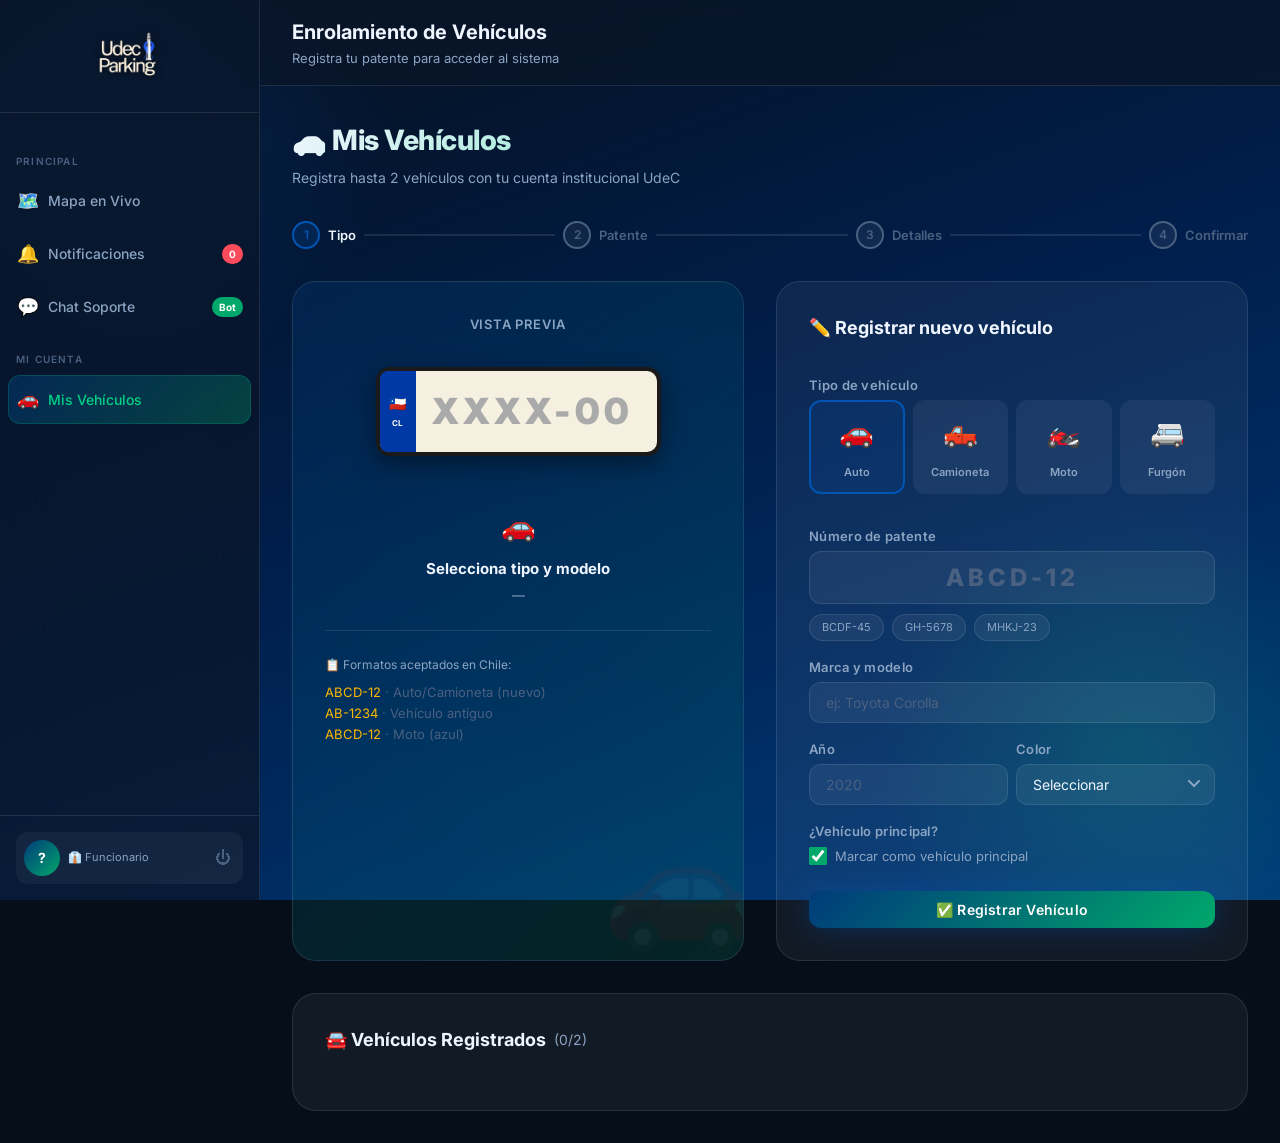
<file: enrolamiento.html>
<!DOCTYPE html>
<html lang="es">
<head>
  <meta charset="UTF-8" />
  <meta name="viewport" content="width=device-width, initial-scale=1.0" />
  <title>UdeC ParkApp — Mis Vehículos</title>
  <meta name="description" content="Registra tu vehículo con patente para el sistema de estacionamientos UdeC." />
  <link href="https://fonts.googleapis.com/css2?family=Inter:wght@300;400;500;600;700;800;900&display=swap" rel="stylesheet" />
  <link rel="stylesheet" href="css/main.css" />
  <style>
    .enrol-grid {
      display: grid;
      grid-template-columns: 1fr 1fr;
      gap: var(--space-xl);
      max-width: 1100px;
    }

    /* ── Plate Preview ── */
    .plate-preview-card {
      background: var(--gradient-card);
      border: 1px solid var(--glass-border);
      border-radius: var(--radius-xl);
      padding: var(--space-xl);
      text-align: center;
      position: relative;
      overflow: hidden;
    }

    .plate-preview-card::before {
      content: '🚗';
      position: absolute;
      font-size: 120px;
      opacity: 0.06;
      bottom: -20px;
      right: -10px;
    }

    .plate-display {
      display: inline-block;
      background: #F5F0E0;
      border: 4px solid #1A1A1A;
      border-radius: 14px;
      padding: 12px 24px;
      margin: var(--space-lg) auto;
      position: relative;
      box-shadow: 0 8px 24px rgba(0,0,0,0.4);
      min-width: 220px;
    }

    .plate-country-strip {
      position: absolute;
      left: 0; top: 0; bottom: 0;
      width: 36px;
      background: #0039A6;
      border-radius: 8px 0 0 8px;
      display: flex;
      flex-direction: column;
      align-items: center;
      justify-content: center;
      gap: 2px;
    }

    .plate-flag { font-size: 14px; }
    .plate-code { font-size: 8px; font-weight: 700; color: white; letter-spacing: 0.5px; }

    .plate-number {
      font-family: 'Inter', monospace;
      font-size: 36px;
      font-weight: 900;
      color: #1A1A1A;
      letter-spacing: 4px;
      text-transform: uppercase;
      margin-left: 28px;
      min-height: 46px;
      display: flex;
      align-items: center;
      justify-content: center;
    }

    .plate-number.empty { color: #AAAAAA; }

    /* ── Form Card ── */
    .form-card {
      background: var(--bg-card);
      border: 1px solid var(--glass-border);
      border-radius: var(--radius-xl);
      padding: var(--space-xl);
    }

    .form-card-title {
      font-size: 18px;
      font-weight: 700;
      margin-bottom: var(--space-xl);
      display: flex;
      align-items: center;
      gap: var(--space-sm);
    }

    /* ── Vehicle Type Selector ── */
    .vehicle-type-grid {
      display: grid;
      grid-template-columns: repeat(4, 1fr);
      gap: var(--space-sm);
      margin-bottom: var(--space-md);
    }

    .vehicle-type-btn {
      background: var(--bg-input);
      border: 2px solid transparent;
      border-radius: var(--radius-md);
      padding: var(--space-sm);
      text-align: center;
      cursor: pointer;
      transition: all var(--transition-fast);
    }

    .vehicle-type-btn:hover { border-color: var(--glass-border); background: var(--bg-card-hover); }

    .vehicle-type-btn.selected {
      border-color: var(--udec-blue-light);
      background: rgba(0,85,179,0.15);
    }

    .vehicle-type-emoji { font-size: 28px; display: block; margin-bottom: 4px; }
    .vehicle-type-label { font-size: 11px; font-weight: 600; color: var(--text-secondary); }

    /* ── Plate Input Special ── */
    .plate-input {
      font-family: 'Inter', monospace;
      font-size: 24px;
      font-weight: 800;
      letter-spacing: 4px;
      text-transform: uppercase;
      text-align: center;
    }

    .plate-format-hint {
      display: flex;
      gap: var(--space-sm);
      flex-wrap: wrap;
    }

    .plate-format-chip {
      background: var(--bg-input);
      border: 1px solid var(--glass-border);
      border-radius: var(--radius-full);
      padding: 4px 12px;
      font-size: 11px;
      color: var(--text-secondary);
      cursor: pointer;
      transition: all var(--transition-fast);
    }

    .plate-format-chip:hover { background: rgba(0,85,179,0.2); color: var(--text-primary); border-color: var(--udec-blue-light); }

    /* ── Vehicles List ── */
    .vehicles-list-card {
      background: var(--bg-card);
      border: 1px solid var(--glass-border);
      border-radius: var(--radius-xl);
      padding: var(--space-xl);
      grid-column: 1 / -1;
    }

    .vehicles-list-title {
      font-size: 18px;
      font-weight: 700;
      margin-bottom: var(--space-lg);
      display: flex;
      align-items: center;
      gap: var(--space-sm);
    }

    .vehicle-item {
      display: flex;
      align-items: center;
      gap: var(--space-md);
      padding: var(--space-md);
      background: var(--bg-input);
      border: 1px solid var(--glass-border);
      border-radius: var(--radius-lg);
      margin-bottom: var(--space-sm);
      transition: all var(--transition-fast);
    }

    .vehicle-item:hover { background: var(--bg-card-hover); border-color: rgba(255,255,255,0.15); }

    .vehicle-item-emoji { font-size: 28px; }

    .vehicle-item-plate {
      font-family: monospace;
      font-size: 18px;
      font-weight: 900;
      letter-spacing: 3px;
      background: #F5F0E0;
      color: #1A1A1A;
      padding: 4px 12px;
      border-radius: 8px;
      border: 2px solid #1A1A1A;
    }

    .vehicle-item-info { flex: 1; }
    .vehicle-item-name { font-size: 14px; font-weight: 600; }
    .vehicle-item-sub  { font-size: 12px; color: var(--text-secondary); }

    .vehicle-item-actions { display: flex; gap: 8px; }

    .vehicle-delete-btn {
      background: rgba(255,75,92,0.1);
      border: 1px solid rgba(255,75,92,0.25);
      border-radius: var(--radius-sm);
      padding: 6px 10px;
      color: var(--status-full);
      cursor: pointer;
      font-size: 14px;
      transition: all var(--transition-fast);
    }

    .vehicle-delete-btn:hover { background: rgba(255,75,92,0.25); }

    .vehicle-primary-badge {
      background: rgba(0,168,107,0.15);
      border: 1px solid rgba(0,168,107,0.3);
      border-radius: var(--radius-full);
      padding: 3px 10px;
      font-size: 10px;
      font-weight: 700;
      color: var(--udec-green-light);
      text-transform: uppercase;
      letter-spacing: 0.5px;
    }

    .empty-vehicles {
      text-align: center;
      padding: var(--space-2xl);
      color: var(--text-muted);
    }

    .empty-vehicles-icon { font-size: 48px; margin-bottom: var(--space-md); }
    .empty-vehicles-text { font-size: 15px; font-weight: 600; margin-bottom: var(--space-xs); color: var(--text-secondary); }
    .empty-vehicles-sub  { font-size: 13px; }

    /* ── Step Indicator ── */
    .steps {
      display: flex;
      align-items: center;
      gap: 0;
      margin-bottom: var(--space-xl);
    }

    .step {
      display: flex;
      align-items: center;
      gap: 8px;
      font-size: 13px;
      font-weight: 600;
      color: var(--text-muted);
    }

    .step.active { color: var(--text-primary); }
    .step.done { color: var(--udec-green-light); }

    .step-num {
      width: 28px; height: 28px;
      border-radius: 50%;
      background: var(--bg-input);
      border: 2px solid var(--text-muted);
      display: flex;
      align-items: center;
      justify-content: center;
      font-size: 12px;
      flex-shrink: 0;
      transition: all var(--transition-base);
    }

    .step.active .step-num { border-color: var(--udec-blue-light); background: rgba(0,85,179,0.2); color: var(--udec-blue-light); }
    .step.done .step-num   { border-color: var(--udec-green); background: rgba(0,168,107,0.2); color: var(--udec-green-light); }

    .step-line {
      flex: 1;
      height: 2px;
      background: var(--glass-border);
      margin: 0 8px;
    }

    /* ── Responsive ── */
    @media (max-width: 900px) {
      .enrol-grid { grid-template-columns: 1fr; }
      .vehicles-list-card { grid-column: 1; }
    }

    @media (max-width: 600px) {
      .vehicle-type-grid { grid-template-columns: repeat(2, 1fr); }
    }
  </style>
</head>
<body>
  <div class="bg-animated"></div>

  <div class="app-layout">
    <!-- Sidebar -->
    <nav class="sidebar" id="sidebar">
      <div class="sidebar-logo">
        <img src="assets/logo_transparent.png" alt="Udec Parking Logo" style="height: 48px; width: 100%; object-fit: contain; filter: drop-shadow(0 2px 4px rgba(0,0,0,0.5));">
      </div>
      <nav class="sidebar-nav">
        <div class="nav-section-title">Principal</div>
        <a class="nav-item" href="dashboard.html"><span class="nav-icon">🗺️</span> Mapa en Vivo</a>
        <a class="nav-item" href="notificaciones.html"><span class="nav-icon">🔔</span> Notificaciones <span class="nav-badge" id="notifBadge">0</span></a>
        <a class="nav-item" href="chat.html"><span class="nav-icon">💬</span> Chat Soporte <span class="nav-badge green">Bot</span></a>
        <div class="nav-section-title">Mi Cuenta</div>
        <a class="nav-item active" href="enrolamiento.html"><span class="nav-icon">🚗</span> Mis Vehículos</a>
      </nav>
      <div class="sidebar-footer">
        <div class="user-card" onclick="handleLogout()">
          <div class="user-avatar" id="userAvatar">?</div>
          <div class="user-info">
            <div class="user-name" id="userName">Cargando...</div>
            <div class="user-role" id="userRole">—</div>
          </div>
          <span class="user-logout">⏻</span>
        </div>
      </div>
    </nav>

    <div class="main-content">
      <header class="topbar">
        <button class="hamburger" onclick="toggleSidebar()">☰</button>
        <div>
          <div class="topbar-title">Enrolamiento de Vehículos</div>
          <div class="topbar-subtitle">Registra tu patente para acceder al sistema</div>
        </div>
      </header>

      <div class="page-content">
        <div class="page-header">
          <h1 class="page-title">🚗 Mis Vehículos</h1>
          <p class="page-description">Registra hasta 2 vehículos con tu cuenta institucional UdeC</p>
        </div>

        <!-- Step Indicator -->
        <div class="steps" id="stepIndicator">
          <div class="step active" id="step1">
            <div class="step-num">1</div>
            <span>Tipo</span>
          </div>
          <div class="step-line"></div>
          <div class="step" id="step2">
            <div class="step-num">2</div>
            <span>Patente</span>
          </div>
          <div class="step-line"></div>
          <div class="step" id="step3">
            <div class="step-num">3</div>
            <span>Detalles</span>
          </div>
          <div class="step-line"></div>
          <div class="step" id="step4">
            <div class="step-num">4</div>
            <span>Confirmar</span>
          </div>
        </div>

        <div class="enrol-grid">

          <!-- LEFT: Preview -->
          <div class="plate-preview-card">
            <div style="font-size:13px;font-weight:600;color:var(--text-secondary);margin-bottom:var(--space-sm);text-transform:uppercase;letter-spacing:0.8px;">Vista previa</div>
            <div class="plate-display" id="plateDisplay">
              <div class="plate-country-strip">
                <span class="plate-flag">🇨🇱</span>
                <span class="plate-code">CL</span>
              </div>
              <div class="plate-number empty" id="platePreview">XXXX-00</div>
            </div>

            <div style="margin-top:var(--space-lg);">
              <div style="font-size:28px;" id="previewEmoji">🚗</div>
              <div style="font-size:15px;font-weight:700;margin-top:8px;" id="previewModel">Selecciona tipo y modelo</div>
              <div style="font-size:13px;color:var(--text-secondary);margin-top:4px;" id="previewColor">—</div>
            </div>

            <hr class="divider" />

            <div style="text-align:left;">
              <div style="font-size:12px;color:var(--text-secondary);margin-bottom:8px;">📋 Formatos aceptados en Chile:</div>
              <div style="font-size:13px;color:var(--text-muted);">
                <span style="color:var(--udec-gold)">ABCD-12</span> · Auto/Camioneta (nuevo)<br>
                <span style="color:var(--udec-gold)">AB-1234</span> · Vehículo antiguo<br>
                <span style="color:var(--udec-gold)">ABCD-12</span> · Moto (azul)
              </div>
            </div>
          </div>

          <!-- RIGHT: Form -->
          <div class="form-card">
            <div class="form-card-title">✏️ Registrar nuevo vehículo</div>

            <form id="enrollForm" onsubmit="handleEnroll(event)">

              <!-- Step 1: Type -->
              <div class="form-group">
                <label class="form-label">Tipo de vehículo</label>
                <div class="vehicle-type-grid">
                  <div class="vehicle-type-btn selected" onclick="selectVehicleType('auto', '🚗', this)" id="vtype-auto">
                    <span class="vehicle-type-emoji">🚗</span>
                    <span class="vehicle-type-label">Auto</span>
                  </div>
                  <div class="vehicle-type-btn" onclick="selectVehicleType('camioneta', '🛻', this)" id="vtype-camioneta">
                    <span class="vehicle-type-emoji">🛻</span>
                    <span class="vehicle-type-label">Camioneta</span>
                  </div>
                  <div class="vehicle-type-btn" onclick="selectVehicleType('moto', '🏍️', this)" id="vtype-moto">
                    <span class="vehicle-type-emoji">🏍️</span>
                    <span class="vehicle-type-label">Moto</span>
                  </div>
                  <div class="vehicle-type-btn" onclick="selectVehicleType('furgon', '🚐', this)" id="vtype-furgon">
                    <span class="vehicle-type-emoji">🚐</span>
                    <span class="vehicle-type-label">Furgón</span>
                  </div>
                </div>
              </div>

              <!-- Step 2: Plate -->
              <div class="form-group">
                <label class="form-label" for="plateInput">Número de patente</label>
                <input
                  type="text"
                  id="plateInput"
                  class="form-input plate-input"
                  placeholder="ABCD-12"
                  maxlength="8"
                  oninput="updatePlatePreview(this.value)"
                  required
                />
                <div class="plate-format-hint" style="margin-top:6px;">
                  <span class="plate-format-chip" onclick="setPlateExample('BCDF-45')">BCDF-45</span>
                  <span class="plate-format-chip" onclick="setPlateExample('GH-5678')">GH-5678</span>
                  <span class="plate-format-chip" onclick="setPlateExample('MHKJ-23')">MHKJ-23</span>
                </div>
                <span class="form-error" id="plateError" style="display:none;">⚠️ <span id="plateErrorMsg">Formato inválido</span></span>
              </div>

              <!-- Step 3: Details -->
              <div class="form-group">
                <label class="form-label" for="modelInput">Marca y modelo</label>
                <input type="text" id="modelInput" class="form-input" placeholder="ej: Toyota Corolla" oninput="updatePreviewModel(this.value)" />
              </div>

              <div style="display:grid;grid-template-columns:1fr 1fr;gap:var(--space-sm);">
                <div class="form-group">
                  <label class="form-label" for="yearInput">Año</label>
                  <input type="number" id="yearInput" class="form-input" placeholder="2020" min="1990" max="2026" />
                </div>
                <div class="form-group">
                  <label class="form-label" for="colorInput">Color</label>
                  <select id="colorInput" class="form-select form-input" onchange="updatePreviewColor(this.value)">
                    <option value="">Seleccionar</option>
                    <option>Blanco</option>
                    <option>Negro</option>
                    <option>Gris</option>
                    <option>Plata</option>
                    <option>Rojo</option>
                    <option>Azul</option>
                    <option>Verde</option>
                    <option>Amarillo</option>
                    <option>Café</option>
                    <option>Otro</option>
                  </select>
                </div>
              </div>

              <div class="form-group">
                <label class="form-label">¿Vehículo principal?</label>
                <div style="display:flex;align-items:center;gap:8px;">
                  <input type="checkbox" id="isPrimary" style="accent-color:var(--udec-green);width:18px;height:18px;cursor:pointer;" checked />
                  <label for="isPrimary" style="font-size:13px;color:var(--text-secondary);cursor:pointer;">Marcar como vehículo principal</label>
                </div>
              </div>

              <button type="submit" class="btn btn-primary btn-full" style="margin-top:var(--space-sm);" id="enrollBtn">
                ✅ Registrar Vehículo
              </button>
            </form>
          </div>

          <!-- VEHICLES LIST -->
          <div class="vehicles-list-card">
            <div class="vehicles-list-title">🚘 Vehículos Registrados <span id="vehicleCount" style="font-size:14px;color:var(--text-secondary);font-weight:400;">(0/2)</span></div>
            <div id="vehicleList"></div>
          </div>
        </div>
      </div>
    </div>
  </div>

  <div class="toast-container" id="toastContainer"></div>

  <script src="js/auth.js"></script>
  <script>
    const session = AuthModule.requireAuth();
    let vehicles = [];
    let currentVehicleType = 'auto';
    let currentEmoji = '🚗';

    if (session) {
      document.getElementById('userName').textContent = session.name;
      document.getElementById('userRole').textContent = session.role === 'student' ? '🎓 Estudiante' : '👔 Funcionario';
      document.getElementById('userAvatar').textContent = session.initials || session.name[0];
      vehicles = session.vehicles || [];
      renderVehicleList();
      const notifCount = parseInt(localStorage.getItem('udec_notif_count') || '3');
      document.getElementById('notifBadge').textContent = notifCount;
      if (notifCount === 0) document.getElementById('notifBadge').style.display = 'none';
    }

    function selectVehicleType(type, emoji, el) {
      currentVehicleType = type;
      currentEmoji = emoji;
      document.querySelectorAll('.vehicle-type-btn').forEach(b => b.classList.remove('selected'));
      el.classList.add('selected');
      document.getElementById('previewEmoji').textContent = emoji;
      updateStep(2);
    }

    function updatePlatePreview(raw) {
      const val = raw.toUpperCase().replace(/[^A-Z0-9-]/g, '');
      document.getElementById('plateInput').value = val;
      const display = document.getElementById('platePreview');

      if (val.length > 0) {
        display.textContent = val || 'XXXX-00';
        display.classList.remove('empty');
      } else {
        display.textContent = 'XXXX-00';
        display.classList.add('empty');
      }

      if (val.length >= 6) updateStep(3);
    }

    function setPlateExample(example) {
      document.getElementById('plateInput').value = example;
      updatePlatePreview(example);
    }

    function updatePreviewModel(val) {
      document.getElementById('previewModel').textContent = val || 'Sin especificar';
      if (val.length > 2) updateStep(4);
    }

    function updatePreviewColor(val) {
      document.getElementById('previewColor').textContent = val ? `Color: ${val}` : '—';
    }

    function updateStep(n) {
      for (let i = 1; i <= 4; i++) {
        const el = document.getElementById(`step${i}`);
        if (i < n) { el.className = 'step done'; el.querySelector('.step-num').textContent = '✓'; }
        else if (i === n) { el.className = 'step active'; el.querySelector('.step-num').textContent = i; }
        else { el.className = 'step'; el.querySelector('.step-num').textContent = i; }
      }
    }

    function validatePlate(plate) {
      // Chilean plate formats: ABCD-12 (4 letters + 2 numbers) or AB-1234 (2 letters + 4 numbers)
      const patterns = [
        /^[A-Z]{4}-[0-9]{2}$/, // New format ABCD-12
        /^[A-Z]{2}-[0-9]{4}$/, // Old format AB-1234
        /^[A-Z]{4}[0-9]{2}$/,  // Without dash
      ];
      return patterns.some(p => p.test(plate.toUpperCase()));
    }

    function handleEnroll(e) {
      e.preventDefault();
      const plate = document.getElementById('plateInput').value.trim().toUpperCase();
      const model = document.getElementById('modelInput').value.trim();
      const year  = document.getElementById('yearInput').value;
      const color = document.getElementById('colorInput').value;
      const isPrimary = document.getElementById('isPrimary').checked;

      // Validate
      document.getElementById('plateError').style.display = 'none';
      document.getElementById('plateInput').classList.remove('error');

      if (!validatePlate(plate)) {
        document.getElementById('plateError').style.display = 'flex';
        document.getElementById('plateErrorMsg').textContent = 'Formato de patente inválido. Usa: ABCD-12 o AB-1234';
        document.getElementById('plateInput').classList.add('error');
        return;
      }

      if (vehicles.find(v => v.plate === plate)) {
        document.getElementById('plateError').style.display = 'flex';
        document.getElementById('plateErrorMsg').textContent = 'Esta patente ya está registrada';
        document.getElementById('plateInput').classList.add('error');
        showToast('error', '❌ Duplicado', 'Esta patente ya está en tu lista');
        return;
      }

      if (vehicles.length >= 2) {
        showToast('warning', '⚠️ Límite alcanzado', 'Solo puedes registrar hasta 2 vehículos. Elimina uno primero.');
        return;
      }

      const btn = document.getElementById('enrollBtn');
      btn.classList.add('btn-loading');
      btn.disabled = true;

      setTimeout(() => {
        const newVehicle = {
          plate,
          type: currentVehicleType,
          emoji: currentEmoji,
          model: model || 'Sin especificar',
          year: year || '—',
          color: color || 'Sin especificar',
          primary: isPrimary || vehicles.length === 0,
          registeredAt: new Date().toISOString()
        };

        // If marking as primary, unmark others
        if (isPrimary) vehicles.forEach(v => v.primary = false);

        vehicles.push(newVehicle);
        AuthModule.updateVehicles(vehicles);
        renderVehicleList();

        btn.classList.remove('btn-loading');
        btn.disabled = false;

        // Reset form
        document.getElementById('enrollForm').reset();
        document.getElementById('platePreview').textContent = 'XXXX-00';
        document.getElementById('platePreview').classList.add('empty');
        document.getElementById('previewModel').textContent = 'Selecciona tipo y modelo';
        document.getElementById('previewColor').textContent = '—';
        document.getElementById('previewEmoji').textContent = '🚗';
        updateStep(1);

        showToast('success', '✅ Vehículo registrado', `Patente ${plate} añadida correctamente`);
      }, 1000);
    }

    function renderVehicleList() {
      const container = document.getElementById('vehicleList');
      document.getElementById('vehicleCount').textContent = `(${vehicles.length}/2)`;

      if (vehicles.length === 0) {
        container.innerHTML = `
          <div class="empty-vehicles">
            <div class="empty-vehicles-icon">🚙</div>
            <div class="empty-vehicles-text">Aún no tienes vehículos registrados</div>
            <div class="empty-vehicles-sub">Registra tu patente para aparecer en el sistema de acceso</div>
          </div>`;
        return;
      }

      container.innerHTML = vehicles.map((v, i) => `
        <div class="vehicle-item" id="vi-${i}">
          <span class="vehicle-item-emoji">${v.emoji || '🚗'}</span>
          <div class="vehicle-item-plate">${v.plate}</div>
          <div class="vehicle-item-info">
            <div class="vehicle-item-name">${v.model}</div>
            <div class="vehicle-item-sub">${v.type} · ${v.color} · ${v.year}</div>
          </div>
          ${v.primary ? '<span class="vehicle-primary-badge">Principal</span>' : ''}
          <div class="vehicle-item-actions">
            ${!v.primary ? `<button class="btn btn-ghost btn-sm" onclick="setPrimary(${i})" title="Marcar como principal">⭐</button>` : ''}
            <button class="vehicle-delete-btn" onclick="deleteVehicle(${i})" title="Eliminar vehículo">🗑️</button>
          </div>
        </div>
      `).join('');
    }

    function deleteVehicle(index) {
      if (!confirm(`¿Eliminar el vehículo con patente ${vehicles[index].plate}?`)) return;
      vehicles.splice(index, 1);
      if (vehicles.length > 0 && !vehicles.find(v => v.primary)) {
        vehicles[0].primary = true;
      }
      AuthModule.updateVehicles(vehicles);
      renderVehicleList();
      showToast('info', '🗑️ Eliminado', 'Vehículo eliminado del sistema');
    }

    function setPrimary(index) {
      vehicles.forEach((v, i) => v.primary = i === index);
      AuthModule.updateVehicles(vehicles);
      renderVehicleList();
      showToast('success', '⭐ Principal actualizado', `${vehicles[index].plate} es ahora tu vehículo principal`);
    }

    function handleLogout() {
      if (confirm('¿Deseas cerrar sesión?')) {
        AuthModule.logout();
        window.location.href = 'index.html';
      }
    }

    function toggleSidebar() {
      document.getElementById('sidebar').classList.toggle('open');
    }

    function showToast(type, title, msg, duration = 4000) {
      const container = document.getElementById('toastContainer');
      const toast = document.createElement('div');
      toast.className = `toast ${type}`;
      const icons = { success: '✅', error: '❌', warning: '⚠️', info: 'ℹ️' };
      toast.innerHTML = `<span class="toast-icon">${icons[type]}</span><div class="toast-body"><div class="toast-title">${title}</div><div class="toast-msg">${msg}</div></div><span class="toast-close" onclick="this.parentElement.remove()">✕</span>`;
      container.appendChild(toast);
      setTimeout(() => { toast.classList.add('hiding'); setTimeout(() => toast.remove(), 300); }, duration);
    }
  </script>
</body>
</html>
</file>
<file: css/main.css>
/* =====================================================
   UdeC ParkApp — Design System & Global Styles
   Universidad de Concepción
   ===================================================== */

@import url('https://fonts.googleapis.com/css2?family=Inter:wght@300;400;500;600;700;800;900&display=swap');

/* ─── CSS Custom Properties (Design Tokens) ─── */
:root {
  /* UdeC Brand Colors */
  --udec-blue:        #003B7A;
  --udec-blue-light:  #0055B3;
  --udec-blue-dark:   #001F4D;
  --udec-green:       #00A86B;
  --udec-green-light: #00D185;
  --udec-green-dark:  #007A4D;
  --udec-gold:        #FFB800;
  --udec-gold-light:  #FFCA4A;

  /* Background System */
  --bg-primary:       #060E1A;
  --bg-secondary:     #0A1628;
  --bg-card:          rgba(255, 255, 255, 0.05);
  --bg-card-hover:    rgba(255, 255, 255, 0.08);
  --bg-input:         rgba(255, 255, 255, 0.06);

  /* Glassmorphism */
  --glass-bg:         rgba(10, 22, 40, 0.7);
  --glass-border:     rgba(255, 255, 255, 0.10);
  --glass-blur:       blur(24px);

  /* Text Colors */
  --text-primary:     #F0F6FF;
  --text-secondary:   #8BA4C2;
  --text-muted:       #4A6080;
  --text-accent:      #00D185;

  /* Status Colors */
  --status-available: #00D185;
  --status-limited:   #FFB800;
  --status-full:      #FF4B5C;
  --status-unknown:   #8BA4C2;

  /* Gradients */
  --gradient-primary: linear-gradient(135deg, #003B7A 0%, #00A86B 100%);
  --gradient-card:    linear-gradient(135deg, rgba(0,59,122,0.3) 0%, rgba(0,168,107,0.15) 100%);
  --gradient-hero:    linear-gradient(160deg, #060E1A 0%, #001F4D 50%, #003B7A 100%);

  /* Shadows */
  --shadow-sm:        0 2px 8px rgba(0,0,0,0.3);
  --shadow-md:        0 8px 24px rgba(0,0,0,0.4);
  --shadow-lg:        0 20px 60px rgba(0,0,0,0.5);
  --shadow-glow-blue: 0 0 30px rgba(0,85,179,0.4);
  --shadow-glow-green:0 0 30px rgba(0,168,107,0.4);

  /* Spacing */
  --space-xs:  4px;
  --space-sm:  8px;
  --space-md:  16px;
  --space-lg:  24px;
  --space-xl:  32px;
  --space-2xl: 48px;
  --space-3xl: 64px;

  /* Border Radius */
  --radius-sm:   8px;
  --radius-md:   12px;
  --radius-lg:   16px;
  --radius-xl:   24px;
  --radius-full: 9999px;

  /* Transitions */
  --transition-fast:   0.15s cubic-bezier(0.4, 0, 0.2, 1);
  --transition-base:   0.25s cubic-bezier(0.4, 0, 0.2, 1);
  --transition-slow:   0.4s cubic-bezier(0.4, 0, 0.2, 1);

  /* Typography */
  --font-family: 'Inter', -apple-system, BlinkMacSystemFont, sans-serif;
  --sidebar-width: 260px;
}

/* ─── Reset & Base ─── */
*, *::before, *::after {
  box-sizing: border-box;
  margin: 0;
  padding: 0;
}

html {
  scroll-behavior: smooth;
  font-size: 16px;
}

body {
  font-family: var(--font-family);
  background-color: var(--bg-primary);
  color: var(--text-primary);
  line-height: 1.6;
  min-height: 100vh;
  overflow-x: hidden;
  -webkit-font-smoothing: antialiased;
}

a {
  text-decoration: none;
  color: inherit;
}

button {
  cursor: pointer;
  font-family: var(--font-family);
  border: none;
  outline: none;
}

input, textarea, select {
  font-family: var(--font-family);
  outline: none;
}

img {
  max-width: 100%;
  display: block;
}

/* ─── Scrollbar ─── */
::-webkit-scrollbar { width: 6px; height: 6px; }
::-webkit-scrollbar-track { background: var(--bg-primary); }
::-webkit-scrollbar-thumb { background: var(--udec-blue-light); border-radius: 3px; }
::-webkit-scrollbar-thumb:hover { background: var(--udec-green); }

/* ─── Background Animated ─── */
.bg-animated {
  position: fixed;
  inset: 0;
  z-index: -1;
  background: var(--gradient-hero);
  overflow: hidden;
}

.bg-animated::before {
  content: '';
  position: absolute;
  width: 600px; height: 600px;
  background: radial-gradient(circle, rgba(0,85,179,0.25) 0%, transparent 70%);
  top: -200px; left: -200px;
  animation: bgFloat1 18s ease-in-out infinite;
}

.bg-animated::after {
  content: '';
  position: absolute;
  width: 500px; height: 500px;
  background: radial-gradient(circle, rgba(0,168,107,0.2) 0%, transparent 70%);
  bottom: -100px; right: -100px;
  animation: bgFloat2 22s ease-in-out infinite;
}

@keyframes bgFloat1 {
  0%, 100% { transform: translate(0,0) scale(1); }
  33% { transform: translate(80px,60px) scale(1.15); }
  66% { transform: translate(-40px,80px) scale(0.95); }
}
@keyframes bgFloat2 {
  0%, 100% { transform: translate(0,0) scale(1); }
  33% { transform: translate(-60px,-80px) scale(1.1); }
  66% { transform: translate(80px,-40px) scale(1.05); }
}

/* ─── App Layout ─── */
.app-layout {
  display: flex;
  min-height: 100vh;
}

/* ─── Sidebar ─── */
.sidebar {
  width: var(--sidebar-width);
  background: var(--glass-bg);
  backdrop-filter: var(--glass-blur);
  border-right: 1px solid var(--glass-border);
  display: flex;
  flex-direction: column;
  position: fixed;
  top: 0; left: 0; bottom: 0;
  z-index: 9999;
  transition: transform var(--transition-base);
}

.sidebar-logo {
  padding: var(--space-xl) var(--space-lg);
  display: flex;
  align-items: center;
  gap: var(--space-sm);
  border-bottom: 1px solid var(--glass-border);
}

.sidebar-logo-icon {
  width: 42px; height: 42px;
  background: var(--gradient-primary);
  border-radius: var(--radius-md);
  display: flex;
  align-items: center;
  justify-content: center;
  font-size: 20px;
  flex-shrink: 0;
  box-shadow: var(--shadow-glow-blue);
}

.sidebar-logo-text {
  display: flex;
  flex-direction: column;
}

.sidebar-logo-title {
  font-size: 16px;
  font-weight: 700;
  color: var(--text-primary);
  letter-spacing: -0.3px;
}

.sidebar-logo-sub {
  font-size: 11px;
  color: var(--text-secondary);
  letter-spacing: 0.5px;
  text-transform: uppercase;
}

.sidebar-nav {
  flex: 1;
  padding: var(--space-lg) var(--space-sm);
  display: flex;
  flex-direction: column;
  gap: var(--space-xs);
  overflow-y: auto;
}

.nav-section-title {
  font-size: 10px;
  font-weight: 600;
  color: var(--text-muted);
  text-transform: uppercase;
  letter-spacing: 1.2px;
  padding: var(--space-sm) var(--space-sm) var(--space-xs);
  margin-top: var(--space-sm);
}

.nav-item {
  display: flex;
  align-items: center;
  gap: var(--space-sm);
  padding: 10px var(--space-sm);
  border-radius: var(--radius-md);
  color: var(--text-secondary);
  font-size: 14px;
  font-weight: 500;
  transition: all var(--transition-fast);
  position: relative;
  cursor: pointer;
}

.nav-item:hover {
  background: var(--bg-card-hover);
  color: var(--text-primary);
}

.nav-item.active {
  background: linear-gradient(135deg, rgba(0,59,122,0.5), rgba(0,168,107,0.3));
  color: var(--udec-green-light);
  box-shadow: inset 0 0 0 1px rgba(0,209,133,0.2);
}

.nav-item.active .nav-icon { color: var(--udec-green-light); }

.nav-icon {
  font-size: 18px;
  width: 24px;
  text-align: center;
  flex-shrink: 0;
}

.nav-badge {
  margin-left: auto;
  background: var(--status-full);
  color: white;
  font-size: 10px;
  font-weight: 700;
  padding: 2px 7px;
  border-radius: var(--radius-full);
  min-width: 20px;
  text-align: center;
}

.nav-badge.green { background: var(--udec-green); }

.sidebar-footer {
  padding: var(--space-md);
  border-top: 1px solid var(--glass-border);
}

.user-card {
  display: flex;
  align-items: center;
  gap: var(--space-sm);
  padding: var(--space-sm);
  border-radius: var(--radius-md);
  background: var(--bg-card);
  cursor: pointer;
  transition: background var(--transition-fast);
}

.user-card:hover { background: var(--bg-card-hover); }

.user-avatar {
  width: 36px; height: 36px;
  border-radius: var(--radius-full);
  background: var(--gradient-primary);
  display: flex;
  align-items: center;
  justify-content: center;
  font-weight: 700;
  font-size: 14px;
  color: white;
  flex-shrink: 0;
}

.user-info { flex: 1; overflow: hidden; }

.user-name {
  font-size: 13px;
  font-weight: 600;
  color: var(--text-primary);
  white-space: nowrap;
  overflow: hidden;
  text-overflow: ellipsis;
}

.user-role {
  font-size: 11px;
  color: var(--text-secondary);
}

.user-logout {
  font-size: 16px;
  color: var(--text-muted);
  padding: 4px;
  border-radius: 6px;
  transition: color var(--transition-fast);
}

.user-logout:hover { color: var(--status-full); }

/* ─── Main Content ─── */
.main-content {
  margin-left: var(--sidebar-width);
  flex: 1;
  display: flex;
  flex-direction: column;
  min-height: 100vh;
}

/* ─── Top Bar ─── */
.topbar {
  display: flex;
  align-items: center;
  gap: var(--space-md);
  padding: var(--space-md) var(--space-xl);
  background: var(--glass-bg);
  backdrop-filter: var(--glass-blur);
  border-bottom: 1px solid var(--glass-border);
  position: sticky;
  top: 0;
  z-index: 50;
}

.topbar-title {
  font-size: 20px;
  font-weight: 700;
  color: var(--text-primary);
  flex: 1;
}

.topbar-subtitle {
  font-size: 13px;
  color: var(--text-secondary);
  font-weight: 400;
}

/* ─── Page Content ─── */
.page-content {
  flex: 1;
  padding: var(--space-xl);
}

/* ─── Cards ─── */
.card {
  background: var(--bg-card);
  border: 1px solid var(--glass-border);
  border-radius: var(--radius-lg);
  padding: var(--space-lg);
  transition: all var(--transition-base);
  backdrop-filter: blur(8px);
}

.card:hover {
  background: var(--bg-card-hover);
  border-color: rgba(255,255,255,0.15);
  transform: translateY(-2px);
  box-shadow: var(--shadow-md);
}

.card-title {
  font-size: 14px;
  font-weight: 600;
  color: var(--text-secondary);
  text-transform: uppercase;
  letter-spacing: 0.8px;
  margin-bottom: var(--space-sm);
}

.card-value {
  font-size: 32px;
  font-weight: 800;
  color: var(--text-primary);
  letter-spacing: -1px;
  line-height: 1.1;
}

.card-sub {
  font-size: 12px;
  color: var(--text-secondary);
  margin-top: var(--space-xs);
}

/* ─── Stat Cards Grid ─── */
.stats-grid {
  display: grid;
  grid-template-columns: repeat(auto-fit, minmax(180px, 1fr));
  gap: var(--space-md);
  margin-bottom: var(--space-xl);
}

.stat-card {
  background: var(--gradient-card);
  border: 1px solid var(--glass-border);
  border-radius: var(--radius-lg);
  padding: var(--space-lg);
  position: relative;
  overflow: hidden;
  transition: all var(--transition-base);
}

.stat-card::before {
  content: '';
  position: absolute;
  top: -20px; right: -20px;
  width: 80px; height: 80px;
  border-radius: 50%;
  opacity: 0.15;
}

.stat-card.green::before  { background: var(--status-available); }
.stat-card.yellow::before { background: var(--status-limited); }
.stat-card.red::before    { background: var(--status-full); }
.stat-card.blue::before   { background: var(--udec-blue-light); }

.stat-card:hover { transform: translateY(-3px); box-shadow: var(--shadow-lg); }

.stat-icon {
  font-size: 28px;
  margin-bottom: var(--space-sm);
}

.stat-value {
  font-size: 36px;
  font-weight: 800;
  letter-spacing: -1.5px;
}

.stat-card.green  .stat-value { color: var(--status-available); }
.stat-card.yellow .stat-value { color: var(--status-limited); }
.stat-card.red    .stat-value { color: var(--status-full); }
.stat-card.blue   .stat-value { color: var(--udec-blue-light); }

.stat-label {
  font-size: 12px;
  color: var(--text-secondary);
  font-weight: 500;
  margin-top: 2px;
}

/* ─── Buttons ─── */
.btn {
  display: inline-flex;
  align-items: center;
  justify-content: center;
  gap: var(--space-sm);
  padding: 10px var(--space-lg);
  border-radius: var(--radius-md);
  font-size: 14px;
  font-weight: 600;
  transition: all var(--transition-fast);
  cursor: pointer;
  letter-spacing: 0.2px;
}

.btn-primary {
  background: var(--gradient-primary);
  color: white;
  box-shadow: var(--shadow-glow-blue);
}

.btn-primary:hover {
  opacity: 0.9;
  transform: translateY(-1px);
  box-shadow: 0 0 40px rgba(0,85,179,0.5);
}

.btn-primary:active { transform: translateY(0); }

.btn-secondary {
  background: var(--bg-card);
  color: var(--text-primary);
  border: 1px solid var(--glass-border);
}

.btn-secondary:hover {
  background: var(--bg-card-hover);
  border-color: rgba(255,255,255,0.2);
}

.btn-ghost {
  background: transparent;
  color: var(--text-secondary);
  border: 1px solid transparent;
}

.btn-ghost:hover {
  background: var(--bg-card);
  color: var(--text-primary);
  border-color: var(--glass-border);
}

.btn-danger {
  background: rgba(255,75,92,0.15);
  color: var(--status-full);
  border: 1px solid rgba(255,75,92,0.3);
}

.btn-danger:hover { background: rgba(255,75,92,0.25); }

.btn-sm { padding: 6px var(--space-md); font-size: 12px; }
.btn-lg { padding: 14px var(--space-xl); font-size: 16px; }
.btn-full { width: 100%; }

/* ─── Form Elements ─── */
.form-group {
  display: flex;
  flex-direction: column;
  gap: var(--space-xs);
  margin-bottom: var(--space-md);
}

.form-label {
  font-size: 13px;
  font-weight: 600;
  color: var(--text-secondary);
  letter-spacing: 0.3px;
}

.form-input {
  background: var(--bg-input);
  border: 1px solid var(--glass-border);
  border-radius: var(--radius-md);
  padding: 11px var(--space-md);
  color: var(--text-primary);
  font-size: 14px;
  transition: all var(--transition-fast);
}

.form-input::placeholder { color: var(--text-muted); }

.form-input:focus {
  border-color: var(--udec-blue-light);
  background: rgba(0,85,179,0.08);
  box-shadow: 0 0 0 3px rgba(0,85,179,0.15);
}

.form-input.error {
  border-color: var(--status-full);
  box-shadow: 0 0 0 3px rgba(255,75,92,0.15);
}

.form-error {
  font-size: 12px;
  color: var(--status-full);
  display: flex;
  align-items: center;
  gap: 4px;
}

.form-hint {
  font-size: 12px;
  color: var(--text-muted);
}

.form-select {
  background: var(--bg-input);
  border: 1px solid var(--glass-border);
  border-radius: var(--radius-md);
  padding: 11px var(--space-md);
  color: var(--text-primary);
  font-size: 14px;
  cursor: pointer;
  transition: all var(--transition-fast);
  appearance: none;
  background-image: url("data:image/svg+xml,%3Csvg xmlns='http://www.w3.org/2000/svg' width='12' height='8' viewBox='0 0 12 8'%3E%3Cpath d='M1 1l5 5 5-5' stroke='%238BA4C2' stroke-width='2' fill='none' stroke-linecap='round'/%3E%3C/svg%3E");
  background-repeat: no-repeat;
  background-position: right 14px center;
  padding-right: 36px;
}

.form-select:focus { border-color: var(--udec-blue-light); }

/* ─── Status Badges ─── */
.badge {
  display: inline-flex;
  align-items: center;
  gap: 4px;
  padding: 3px 10px;
  border-radius: var(--radius-full);
  font-size: 11px;
  font-weight: 600;
  text-transform: uppercase;
  letter-spacing: 0.5px;
}

.badge-available {
  background: rgba(0,209,133,0.15);
  color: var(--status-available);
  border: 1px solid rgba(0,209,133,0.3);
}

.badge-limited {
  background: rgba(255,184,0,0.15);
  color: var(--status-limited);
  border: 1px solid rgba(255,184,0,0.3);
}

.badge-full {
  background: rgba(255,75,92,0.15);
  color: var(--status-full);
  border: 1px solid rgba(255,75,92,0.3);
}

.badge-dot {
  width: 6px; height: 6px;
  border-radius: 50%;
  background: currentColor;
  animation: pulse 2s ease-in-out infinite;
}

@keyframes pulse {
  0%, 100% { opacity: 1; transform: scale(1); }
  50% { opacity: 0.6; transform: scale(0.8); }
}

/* ─── Page Header ─── */
.page-header {
  margin-bottom: var(--space-xl);
}

.page-title {
  font-size: 28px;
  font-weight: 800;
  letter-spacing: -0.5px;
  background: linear-gradient(135deg, var(--text-primary) 0%, var(--udec-green-light) 100%);
  -webkit-background-clip: text;
  -webkit-text-fill-color: transparent;
  background-clip: text;
}

.page-description {
  font-size: 14px;
  color: var(--text-secondary);
  margin-top: var(--space-xs);
}

/* ─── Notification Toast ─── */
.toast-container {
  position: fixed;
  top: 20px; right: 20px;
  z-index: 9999;
  display: flex;
  flex-direction: column;
  gap: var(--space-sm);
  pointer-events: none;
}

.toast {
  background: var(--glass-bg);
  backdrop-filter: var(--glass-blur);
  border: 1px solid var(--glass-border);
  border-radius: var(--radius-lg);
  padding: var(--space-md) var(--space-lg);
  display: flex;
  align-items: flex-start;
  gap: var(--space-sm);
  min-width: 320px;
  max-width: 400px;
  pointer-events: all;
  box-shadow: var(--shadow-lg);
  animation: toastSlide 0.35s cubic-bezier(0.34, 1.56, 0.64, 1) forwards;
}

.toast.hiding {
  animation: toastHide 0.25s ease-in forwards;
}

@keyframes toastSlide {
  from { opacity: 0; transform: translateX(120px); }
  to   { opacity: 1; transform: translateX(0); }
}

@keyframes toastHide {
  to { opacity: 0; transform: translateX(120px); }
}

.toast-icon { font-size: 20px; flex-shrink: 0; }
.toast-body { flex: 1; }
.toast-title { font-size: 13px; font-weight: 700; margin-bottom: 2px; }
.toast-msg   { font-size: 12px; color: var(--text-secondary); }
.toast-close { font-size: 16px; color: var(--text-muted); cursor: pointer; padding: 0 4px; }
.toast-close:hover { color: var(--text-primary); }

.toast.info    { border-left: 3px solid var(--udec-blue-light); }
.toast.success { border-left: 3px solid var(--status-available); }
.toast.warning { border-left: 3px solid var(--status-limited); }
.toast.error   { border-left: 3px solid var(--status-full); }

/* ─── Progress Bar ─── */
.progress-bar {
  height: 6px;
  background: var(--bg-input);
  border-radius: var(--radius-full);
  overflow: hidden;
}

.progress-fill {
  height: 100%;
  border-radius: var(--radius-full);
  transition: width 0.8s cubic-bezier(0.4, 0, 0.2, 1);
}

.progress-fill.green  { background: linear-gradient(90deg, var(--udec-green-dark), var(--udec-green-light)); }
.progress-fill.yellow { background: linear-gradient(90deg, #CC9000, var(--udec-gold-light)); }
.progress-fill.red    { background: linear-gradient(90deg, #CC1F2D, var(--status-full)); }

/* ─── Table ─── */
.table-container {
  overflow-x: auto;
  border-radius: var(--radius-lg);
  border: 1px solid var(--glass-border);
}

table {
  width: 100%;
  border-collapse: collapse;
}

th {
  background: rgba(255,255,255,0.04);
  padding: 12px var(--space-md);
  text-align: left;
  font-size: 12px;
  font-weight: 600;
  color: var(--text-secondary);
  text-transform: uppercase;
  letter-spacing: 0.8px;
  border-bottom: 1px solid var(--glass-border);
}

td {
  padding: 12px var(--space-md);
  font-size: 14px;
  border-bottom: 1px solid rgba(255,255,255,0.04);
  vertical-align: middle;
}

tr:last-child td { border-bottom: none; }

tr:hover td { background: rgba(255,255,255,0.03); }

/* ─── Divider ─── */
.divider {
  border: none;
  border-top: 1px solid var(--glass-border);
  margin: var(--space-lg) 0;
}

/* ─── Skeleton Loader ─── */
.skeleton {
  background: linear-gradient(90deg,
    rgba(255,255,255,0.04) 0%,
    rgba(255,255,255,0.08) 50%,
    rgba(255,255,255,0.04) 100%);
  background-size: 200% 100%;
  animation: shimmer 1.5s infinite;
  border-radius: var(--radius-sm);
}

@keyframes shimmer {
  0%   { background-position: 200% 0; }
  100% { background-position: -200% 0; }
}

/* ─── Mobile Hamburger ─── */
.hamburger {
  display: none;
  background: none;
  border: none;
  color: var(--text-primary);
  font-size: 24px;
  cursor: pointer;
  padding: 4px;
}

/* ─── Responsive ─── */
@media (max-width: 768px) {
  :root { --sidebar-width: 0px; }

  .sidebar {
    transform: translateX(-260px);
    width: 260px;
  }

  .sidebar.open {
    transform: translateX(0);
    box-shadow: var(--shadow-lg);
  }

  .main-content { margin-left: 0; width: 100%; overflow-x: hidden; }
  .hamburger { display: block; }
  .page-content { padding: var(--space-md); }
  .topbar { 
    padding: var(--space-md); 
    flex-wrap: wrap; 
  }
  .topbar > div:last-child {
    width: 100%;
    justify-content: flex-start;
    margin-top: 8px;
  }
  .stats-grid { grid-template-columns: repeat(2, 1fr); }
}

@media (max-width: 480px) {
  .stats-grid { grid-template-columns: 1fr; }
  .stat-value { font-size: 28px; }
}

/* ─── Modal 2D Map ─── */
.modal-overlay {
  position: fixed;
  top: 0; left: 0; width: 100%; height: 100%;
  background: rgba(0, 0, 0, 0.8);
  backdrop-filter: blur(8px);
  z-index: 10000;
  display: flex;
  align-items: center;
  justify-content: center;
  opacity: 0;
  pointer-events: none;
  transition: opacity var(--transition-base);
}

.modal-overlay.active {
  opacity: 1;
  pointer-events: auto;
}

.modal-content {
  background: var(--bg-secondary);
  border: 1px solid var(--glass-border);
  border-radius: var(--radius-xl);
  width: 95%;
  max-width: 900px;
  max-height: 90vh;
  display: flex;
  flex-direction: column;
  box-shadow: var(--shadow-lg);
  transform: translateY(20px);
  transition: transform var(--transition-base);
}

.modal-overlay.active .modal-content {
  transform: translateY(0);
}

.modal-header {
  display: flex;
  justify-content: space-between;
  align-items: center;
  padding: var(--space-lg);
  border-bottom: 1px solid var(--glass-border);
}

.modal-header h3 {
  font-size: 18px;
  font-weight: 700;
}

.modal-close {
  background: transparent;
  color: var(--text-muted);
  font-size: 20px;
  cursor: pointer;
  transition: color var(--transition-fast);
}

.modal-close:hover {
  color: var(--text-primary);
}

.modal-body {
  padding: var(--space-lg);
  overflow-y: auto;
  background: #23272e;
  border-bottom-left-radius: var(--radius-xl);
  border-bottom-right-radius: var(--radius-xl);
}

/* ─── 2D Parking Layout ─── */
.parking-2d-layout {
  display: flex;
  flex-wrap: wrap;
  justify-content: center;
  gap: 30px;
  padding: 20px;
  min-height: 400px;
}

.parking-lane {
  display: grid;
  grid-template-columns: 1fr;
  gap: 4px;
}

.parking-lane.double {
  grid-template-columns: 1fr 1fr;
  gap: 4px 16px;
}

.parking-spot-2d {
  width: 100px;
  height: 60px;
  border: 2px solid rgba(255, 255, 255, 0.4);
  border-radius: 2px;
  position: relative;
  display: flex;
  align-items: center;
  justify-content: center;
}

.parking-spot-2d.left-open {
  border-left: 2px dashed rgba(255, 255, 255, 0.2);
}

.parking-spot-2d.right-open {
  border-right: 2px dashed rgba(255, 255, 255, 0.2);
}

.parking-spot-2d.occupied::after {
  content: '🚗';
  font-size: 40px;
  position: absolute;
  filter: drop-shadow(0 2px 4px rgba(0,0,0,0.5));
}
.parking-spot-2d.occupied.car-blue::after { content: '🚙'; }
.parking-spot-2d.occupied.car-taxi::after { content: '🚕'; }
.parking-spot-2d.occupied.car-pickup::after { content: '🛻'; }

.parking-spot-2d.empty {
  background: rgba(0, 209, 133, 0.1);
  border-color: rgba(0, 209, 133, 0.4);
}
.parking-spot-2d.empty::before {
  content: 'LIBRE';
  color: rgba(0, 209, 133, 0.8);
  font-size: 10px;
  font-weight: 700;
  letter-spacing: 1px;
}

@media (max-width: 600px) {
  .parking-spot-2d {
    width: 70px;
    height: 45px;
  }
  .parking-spot-2d.occupied::after {
    font-size: 30px;
}

/* ─── Toast Notifications ─── */
.toast-container {
  position: fixed;
  bottom: var(--space-xl);
  right: var(--space-xl);
  display: flex;
  flex-direction: column;
  gap: var(--space-sm);
  z-index: 9999;
  pointer-events: none;
}

.toast {
  background: var(--bg-secondary);
  border-left: 4px solid var(--udec-blue);
  box-shadow: var(--shadow-lg);
  padding: var(--space-md);
  border-radius: var(--radius-md);
  display: flex;
  align-items: flex-start;
  gap: var(--space-md);
  min-width: 300px;
  max-width: 400px;
  pointer-events: auto;
  animation: toastSlideIn 0.3s cubic-bezier(0.4, 0, 0.2, 1) forwards;
}

.toast.success { border-left-color: var(--status-available); }
.toast.error { border-left-color: var(--status-full); }
.toast.warning { border-left-color: var(--status-limited); }
.toast.info { border-left-color: var(--udec-blue-light); }

.toast.hiding {
  animation: toastSlideOut 0.3s cubic-bezier(0.4, 0, 0.2, 1) forwards;
}

.toast-icon {
  font-size: 20px;
}

.toast-body {
  flex: 1;
}

.toast-title {
  font-weight: 600;
  font-size: 14px;
  margin-bottom: 2px;
  color: var(--text-primary);
}

.toast-msg {
  font-size: 13px;
  color: var(--text-secondary);
}

.toast-close {
  color: var(--text-muted);
  cursor: pointer;
  font-size: 16px;
  transition: color var(--transition-fast);
}

.toast-close:hover {
  color: var(--text-primary);
}

@keyframes toastSlideIn {
  from { opacity: 0; transform: translateX(50px); }
  to { opacity: 1; transform: translateX(0); }
}

@keyframes toastSlideOut {
  from { opacity: 1; transform: translateX(0); }
  to { opacity: 0; transform: translateX(50px); }
}
</file>
